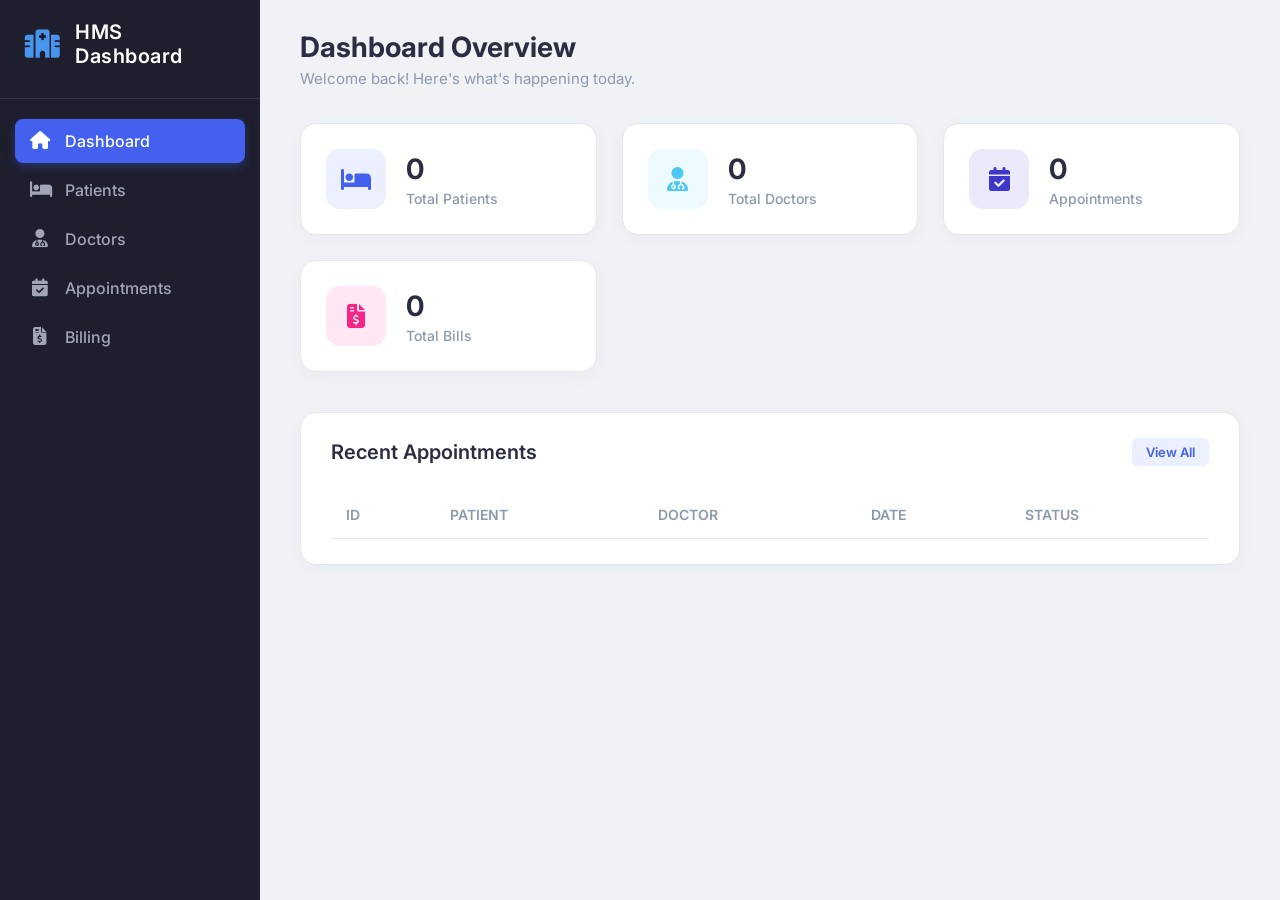
<file: hospital-management-system/frontend/index.html>
<!DOCTYPE html>
<html lang="en">
<head>
    <meta charset="UTF-8">
    <meta name="viewport" content="width=device-width, initial-scale=1.0">
    <title>Hospital Management System</title>
    <link href="https://fonts.googleapis.com/css2?family=Inter:wght@300;400;500;600;700&display=swap" rel="stylesheet">
    <link rel="stylesheet" href="style.css">
    <link rel="stylesheet" href="https://cdnjs.cloudflare.com/ajax/libs/font-awesome/6.4.0/css/all.min.css">
</head>
<body>
    <div class="sidebar">
        <div class="logo">
            <i class="fa-solid fa-hospital"></i>
            <h2>HMS Dashboard</h2>
        </div>
        <ul class="nav">
            <li class="active"><a href="index.html"><i class="fa-solid fa-house"></i> Dashboard</a></li>
            <li><a href="patient.html"><i class="fa-solid fa-bed"></i> Patients</a></li>
            <li><a href="doctor.html"><i class="fa-solid fa-user-doctor"></i> Doctors</a></li>
            <li><a href="appointment.html"><i class="fa-solid fa-calendar-check"></i> Appointments</a></li>
            <li><a href="billing.html"><i class="fa-solid fa-file-invoice-dollar"></i> Billing</a></li>
        </ul>
    </div>
    
    <div class="main-content">
        <header>
            <div class="header-title">
                <h1>Dashboard Overview</h1>
                <p>Welcome back! Here's what's happening today.</p>
            </div>
        </header>
        
        <div class="stats-cards">
            <div class="card">
                <div class="card-icon blue"><i class="fa-solid fa-bed"></i></div>
                <div class="card-info">
                    <h3 id="patient-count">0</h3>
                    <p>Total Patients</p>
                </div>
            </div>
            <div class="card">
                <div class="card-icon green"><i class="fa-solid fa-user-doctor"></i></div>
                <div class="card-info">
                    <h3 id="doctor-count">0</h3>
                    <p>Total Doctors</p>
                </div>
            </div>
            <div class="card">
                <div class="card-icon purple"><i class="fa-solid fa-calendar-check"></i></div>
                <div class="card-info">
                    <h3 id="appointment-count">0</h3>
                    <p>Appointments</p>
                </div>
            </div>
            <div class="card">
                <div class="card-icon red"><i class="fa-solid fa-file-invoice-dollar"></i></div>
                <div class="card-info">
                    <h3 id="billing-count">0</h3>
                    <p>Total Bills</p>
                </div>
            </div>
        </div>

        <div class="recent-sections">
            <div class="section-box">
                <div class="section-header">
                    <h2>Recent Appointments</h2>
                    <a href="appointment.html" class="btn-sm">View All</a>
                </div>
                <table id="recent-appointments-table">
                    <thead>
                        <tr>
                            <th>ID</th>
                            <th>Patient</th>
                            <th>Doctor</th>
                            <th>Date</th>
                            <th>Status</th>
                        </tr>
                    </thead>
                    <tbody>
                        <!-- Data will come here -->
                    </tbody>
                </table>
            </div>
        </div>
    </div>
    <script src="script.js"></script>
    <script>
        document.addEventListener('DOMContentLoaded', fetchDashboardStats);
    </script>
</body>
</html>
</file>
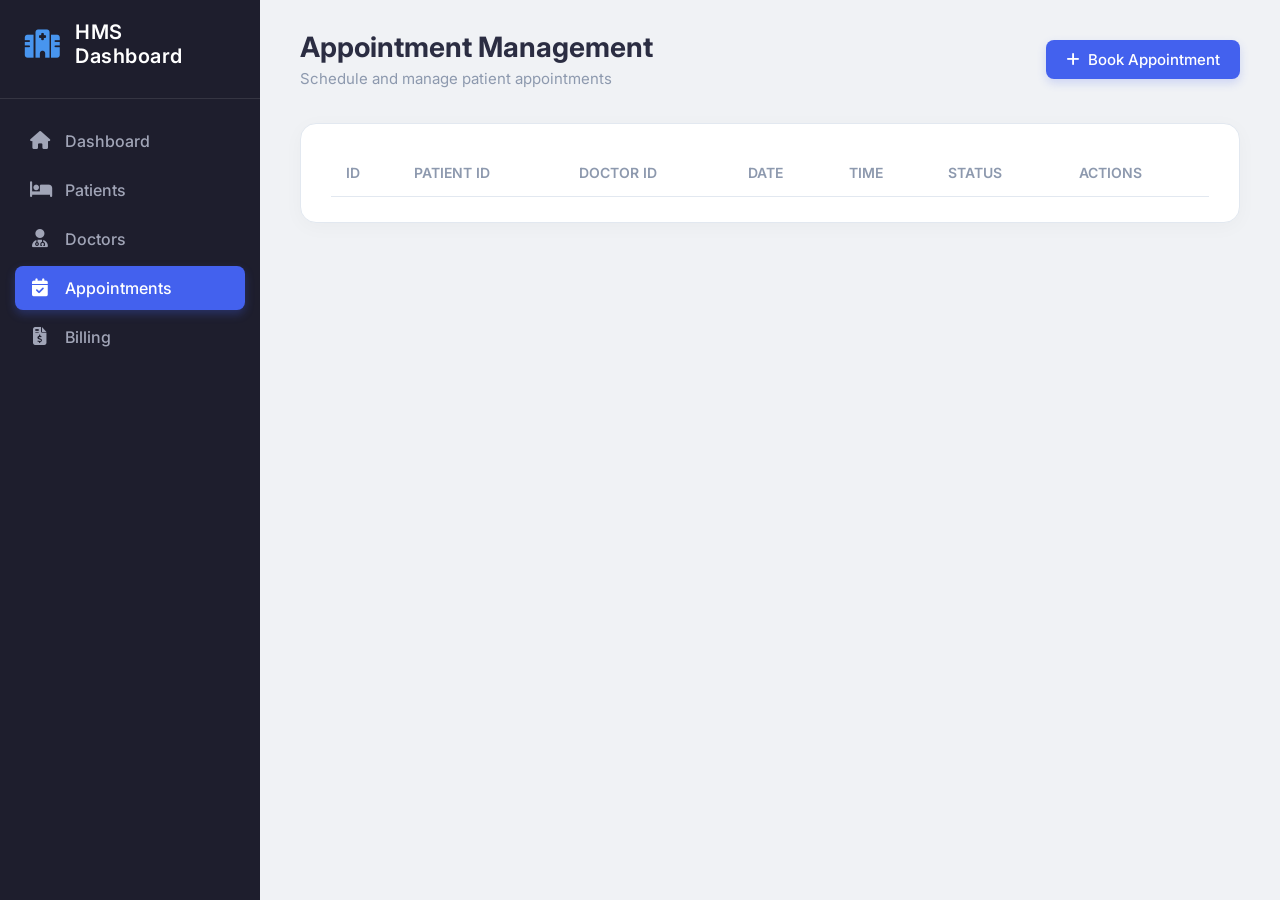
<file: hospital-management-system/frontend/appointment.html>
<!DOCTYPE html>
<html lang="en">
<head>
    <meta charset="UTF-8">
    <meta name="viewport" content="width=device-width, initial-scale=1.0">
    <title>Appointments - Hospital Management System</title>
    <link href="https://fonts.googleapis.com/css2?family=Inter:wght@300;400;500;600;700&display=swap" rel="stylesheet">
    <link rel="stylesheet" href="style.css">
    <link rel="stylesheet" href="https://cdnjs.cloudflare.com/ajax/libs/font-awesome/6.4.0/css/all.min.css">
</head>
<body>
    <div class="sidebar">
        <div class="logo">
            <i class="fa-solid fa-hospital"></i>
            <h2>HMS Dashboard</h2>
        </div>
        <ul class="nav">
            <li><a href="index.html"><i class="fa-solid fa-house"></i> <span>Dashboard</span></a></li>
            <li><a href="patient.html"><i class="fa-solid fa-bed"></i> <span>Patients</span></a></li>
            <li><a href="doctor.html"><i class="fa-solid fa-user-doctor"></i> <span>Doctors</span></a></li>
            <li class="active"><a href="appointment.html"><i class="fa-solid fa-calendar-check"></i> <span>Appointments</span></a></li>
            <li><a href="billing.html"><i class="fa-solid fa-file-invoice-dollar"></i> <span>Billing</span></a></li>
        </ul>
    </div>
    
    <div class="main-content">
        <header>
            <div class="header-title">
                <h1>Appointment Management</h1>
                <p>Schedule and manage patient appointments</p>
            </div>
            <button class="btn" onclick="openModal('appointmentModal'); fetchDropdownData();">
                <i class="fa-solid fa-plus"></i> Book Appointment
            </button>
        </header>

        <div class="section-box">
            <table id="appointments-table">
                <thead>
                    <tr>
                        <th>ID</th>
                        <th>Patient ID</th>
                        <th>Doctor ID</th>
                        <th>Date</th>
                        <th>Time</th>
                        <th>Status</th>
                        <th>Actions</th>
                    </tr>
                </thead>
                <tbody>
                </tbody>
            </table>
        </div>
    </div>

    <div class="modal" id="appointmentModal">
        <div class="modal-content">
            <div class="modal-header">
                <h2 id="appointmentModalTitle">Book Appointment</h2>
                <button class="close-modal" onclick="closeModal('appointmentModal')">&times;</button>
            </div>
            <form id="appointmentForm" onsubmit="event.preventDefault(); saveAppointment();">
                <input type="hidden" id="appointmentId">
                <div class="form-group">
                    <label>Patient</label>
                    <select id="appointmentPatient" class="form-control" required>
                    </select>
                </div>
                <div class="form-group">
                    <label>Doctor</label>
                    <select id="appointmentDoctor" class="form-control" required>
                    </select>
                </div>
                <div style="display:flex; gap:15px;">
                    <div class="form-group" style="flex:1;">
                        <label>Date</label>
                        <input type="date" id="appointmentDate" class="form-control" required>
                    </div>
                    <div class="form-group" style="flex:1;">
                        <label>Time</label>
                        <input type="time" id="appointmentTime" class="form-control" required>
                    </div>
                </div>
                <div class="form-group">
                    <label>Status</label>
                    <select id="appointmentStatus" class="form-control">
                        <option value="Scheduled">Scheduled</option>
                        <option value="Completed">Completed</option>
                        <option value="Cancelled">Cancelled</option>
                    </select>
                </div>
                <div class="form-actions">
                    <button type="button" class="btn btn-sm" style="background:#f1f5f9; color:#64748b;" onclick="closeModal('appointmentModal')">Cancel</button>
                    <button type="submit" class="btn">Save Appointment</button>
                </div>
            </form>
        </div>
    </div>

    <script src="script.js"></script>
    <script>
        document.addEventListener('DOMContentLoaded', fetchAppointments);
    </script>
</body>
</html>
</file>
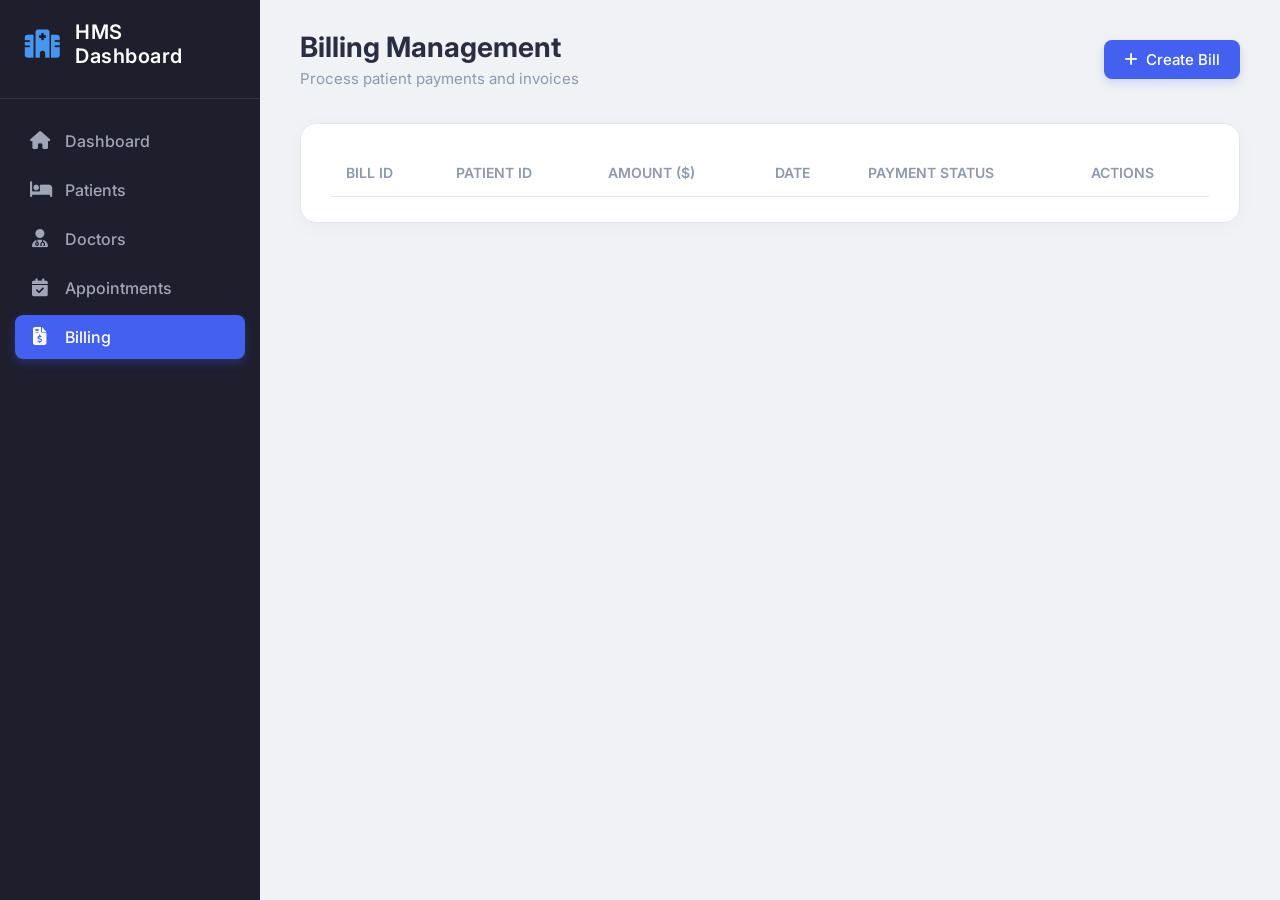
<file: hospital-management-system/frontend/billing.html>
<!DOCTYPE html>
<html lang="en">
<head>
    <meta charset="UTF-8">
    <meta name="viewport" content="width=device-width, initial-scale=1.0">
    <title>Billing - Hospital Management System</title>
    <link href="https://fonts.googleapis.com/css2?family=Inter:wght@300;400;500;600;700&display=swap" rel="stylesheet">
    <link rel="stylesheet" href="style.css">
    <link rel="stylesheet" href="https://cdnjs.cloudflare.com/ajax/libs/font-awesome/6.4.0/css/all.min.css">
</head>
<body>
    <div class="sidebar">
        <div class="logo">
            <i class="fa-solid fa-hospital"></i>
            <h2>HMS Dashboard</h2>
        </div>
        <ul class="nav">
            <li><a href="index.html"><i class="fa-solid fa-house"></i> <span>Dashboard</span></a></li>
            <li><a href="patient.html"><i class="fa-solid fa-bed"></i> <span>Patients</span></a></li>
            <li><a href="doctor.html"><i class="fa-solid fa-user-doctor"></i> <span>Doctors</span></a></li>
            <li><a href="appointment.html"><i class="fa-solid fa-calendar-check"></i> <span>Appointments</span></a></li>
            <li class="active"><a href="billing.html"><i class="fa-solid fa-file-invoice-dollar"></i> <span>Billing</span></a></li>
        </ul>
    </div>
    
    <div class="main-content">
        <header>
            <div class="header-title">
                <h1>Billing Management</h1>
                <p>Process patient payments and invoices</p>
            </div>
            <button class="btn" onclick="openModal('billingModal'); fetchBillingDropdownData();">
                <i class="fa-solid fa-plus"></i> Create Bill
            </button>
        </header>

        <div class="section-box">
            <table id="billings-table">
                <thead>
                    <tr>
                        <th>Bill ID</th>
                        <th>Patient ID</th>
                        <th>Amount ($)</th>
                        <th>Date</th>
                        <th>Payment Status</th>
                        <th>Actions</th>
                    </tr>
                </thead>
                <tbody>
                </tbody>
            </table>
        </div>
    </div>

    <div class="modal" id="billingModal">
        <div class="modal-content">
            <div class="modal-header">
                <h2 id="billingModalTitle">Create New Bill</h2>
                <button class="close-modal" onclick="closeModal('billingModal')">&times;</button>
            </div>
            <form id="billingForm" onsubmit="event.preventDefault(); saveBilling();">
                <input type="hidden" id="billId">
                <div class="form-group">
                    <label>Patient</label>
                    <select id="billingPatient" class="form-control" required>
                    </select>
                </div>
                <div class="form-group">
                    <label>Amount ($)</label>
                    <input type="number" step="0.01" id="billingAmount" class="form-control" required>
                </div>
                <div class="form-group">
                    <label>Payment Method/Status</label>
                    <select id="billingStatus" class="form-control" required>
                        <option value="Pending">Pending</option>
                        <option value="Paid">Paid</option>
                        <option value="Cancelled">Cancelled</option>
                    </select>
                </div>
                <div class="form-group">
                    <label>Date</label>
                    <input type="date" id="billingDate" class="form-control" required>
                </div>
                <div class="form-actions">
                    <button type="button" class="btn btn-sm" style="background:#f1f5f9; color:#64748b;" onclick="closeModal('billingModal')">Cancel</button>
                    <button type="submit" class="btn">Save Bill</button>
                </div>
            </form>
        </div>
    </div>

    <script src="script.js"></script>
    <script>
        document.addEventListener('DOMContentLoaded', fetchBillings);
    </script>
</body>
</html>
</file>
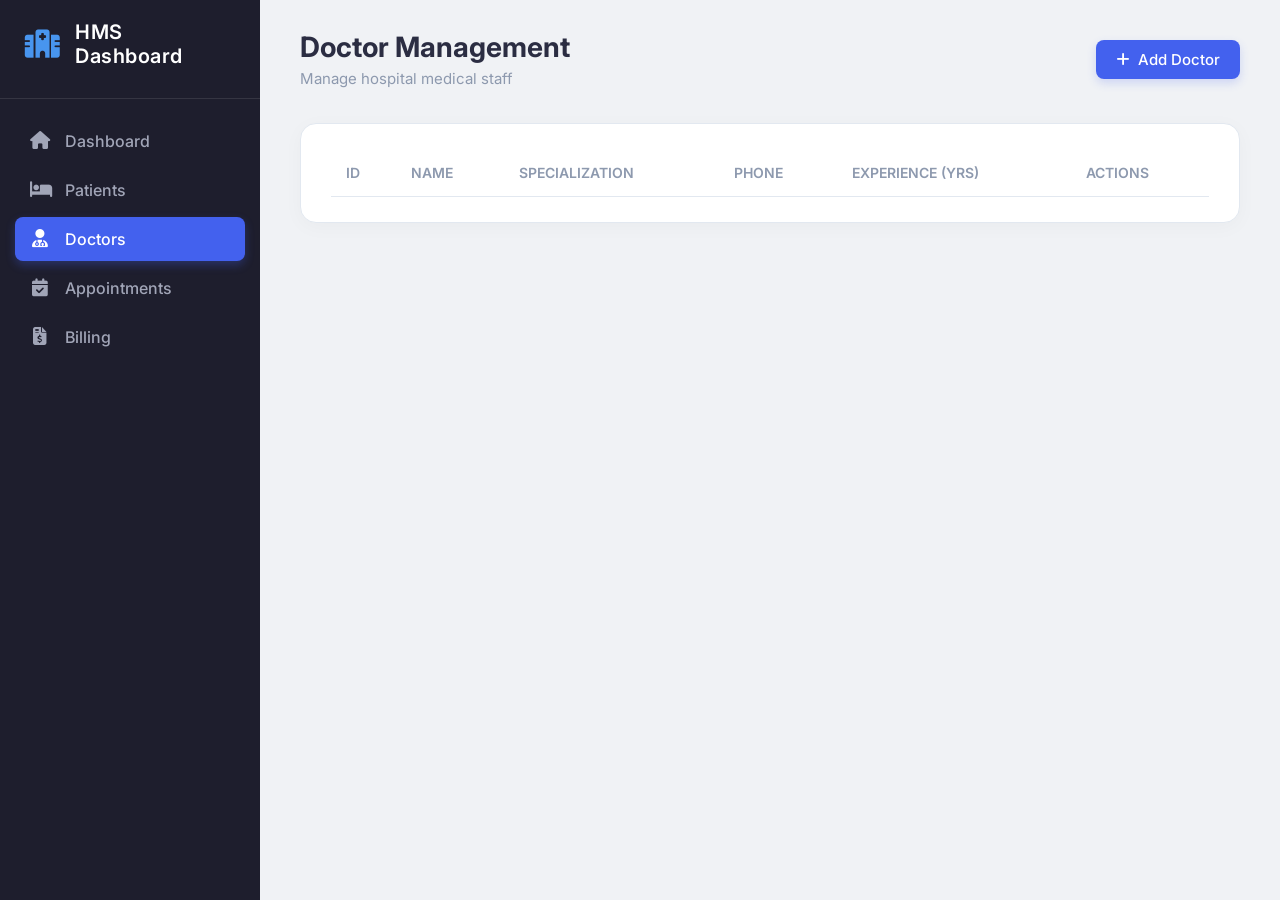
<file: hospital-management-system/frontend/doctor.html>
<!DOCTYPE html>
<html lang="en">
<head>
    <meta charset="UTF-8">
    <meta name="viewport" content="width=device-width, initial-scale=1.0">
    <title>Doctors - Hospital Management System</title>
    <link href="https://fonts.googleapis.com/css2?family=Inter:wght@300;400;500;600;700&display=swap" rel="stylesheet">
    <link rel="stylesheet" href="style.css">
    <link rel="stylesheet" href="https://cdnjs.cloudflare.com/ajax/libs/font-awesome/6.4.0/css/all.min.css">
</head>
<body>
    <div class="sidebar">
        <div class="logo">
            <i class="fa-solid fa-hospital"></i>
            <h2>HMS Dashboard</h2>
        </div>
        <ul class="nav">
            <li><a href="index.html"><i class="fa-solid fa-house"></i> <span>Dashboard</span></a></li>
            <li><a href="patient.html"><i class="fa-solid fa-bed"></i> <span>Patients</span></a></li>
            <li class="active"><a href="doctor.html"><i class="fa-solid fa-user-doctor"></i> <span>Doctors</span></a></li>
            <li><a href="appointment.html"><i class="fa-solid fa-calendar-check"></i> <span>Appointments</span></a></li>
            <li><a href="billing.html"><i class="fa-solid fa-file-invoice-dollar"></i> <span>Billing</span></a></li>
        </ul>
    </div>
    
    <div class="main-content">
        <header>
            <div class="header-title">
                <h1>Doctor Management</h1>
                <p>Manage hospital medical staff</p>
            </div>
            <button class="btn" onclick="openModal('doctorModal')">
                <i class="fa-solid fa-plus"></i> Add Doctor
            </button>
        </header>

        <div class="section-box">
            <table id="doctors-table">
                <thead>
                    <tr>
                        <th>ID</th>
                        <th>Name</th>
                        <th>Specialization</th>
                        <th>Phone</th>
                        <th>Experience (Yrs)</th>
                        <th>Actions</th>
                    </tr>
                </thead>
                <tbody>
                </tbody>
            </table>
        </div>
    </div>

    <div class="modal" id="doctorModal">
        <div class="modal-content">
            <div class="modal-header">
                <h2 id="doctorModalTitle">Add New Doctor</h2>
                <button class="close-modal" onclick="closeModal('doctorModal')">&times;</button>
            </div>
            <form id="doctorForm" onsubmit="event.preventDefault(); saveDoctor();">
                <input type="hidden" id="doctorId">
                <div class="form-group">
                    <label>Full Name</label>
                    <input type="text" id="doctorName" class="form-control" required>
                </div>
                <div class="form-group">
                    <label>Specialization</label>
                    <input type="text" id="doctorSpecialization" class="form-control" required>
                </div>
                <div style="display:flex; gap:15px;">
                    <div class="form-group" style="flex:1;">
                        <label>Phone Number</label>
                        <input type="text" id="doctorPhone" class="form-control" required>
                    </div>
                    <div class="form-group" style="flex:1;">
                        <label>Experience (Years)</label>
                        <input type="number" id="doctorExperience" class="form-control" required>
                    </div>
                </div>
                <div class="form-actions">
                    <button type="button" class="btn btn-sm" style="background:#f1f5f9; color:#64748b;" onclick="closeModal('doctorModal')">Cancel</button>
                    <button type="submit" class="btn">Save Doctor</button>
                </div>
            </form>
        </div>
    </div>

    <script src="script.js"></script>
    <script>
        document.addEventListener('DOMContentLoaded', fetchDoctors);
    </script>
</body>
</html>
</file>
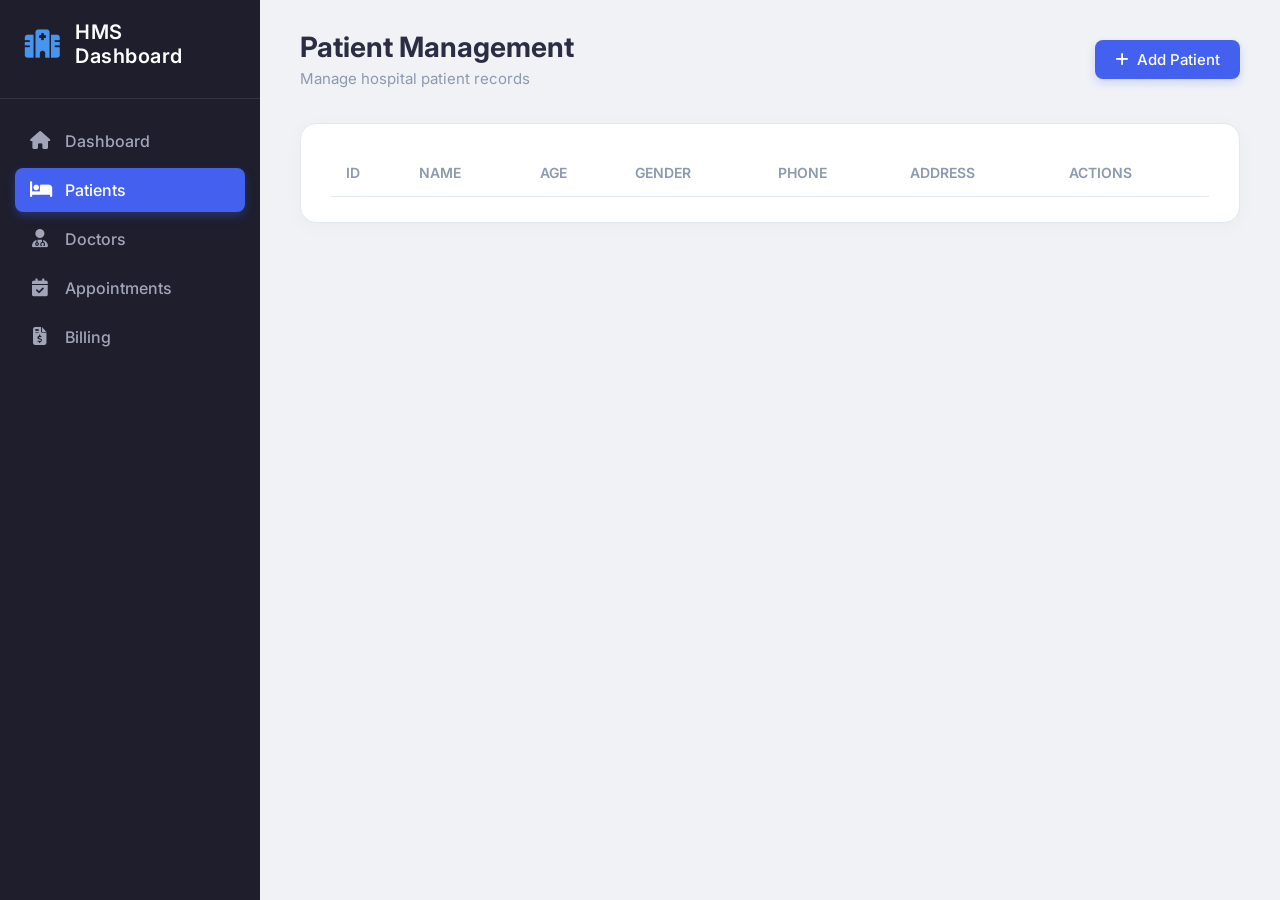
<file: hospital-management-system/frontend/patient.html>
<!DOCTYPE html>
<html lang="en">
<head>
    <meta charset="UTF-8">
    <meta name="viewport" content="width=device-width, initial-scale=1.0">
    <title>Patients - Hospital Management System</title>
    <link href="https://fonts.googleapis.com/css2?family=Inter:wght@300;400;500;600;700&display=swap" rel="stylesheet">
    <link rel="stylesheet" href="style.css">
    <link rel="stylesheet" href="https://cdnjs.cloudflare.com/ajax/libs/font-awesome/6.4.0/css/all.min.css">
</head>
<body>
    <div class="sidebar">
        <div class="logo">
            <i class="fa-solid fa-hospital"></i>
            <h2>HMS Dashboard</h2>
        </div>
        <ul class="nav">
            <li><a href="index.html"><i class="fa-solid fa-house"></i> <span>Dashboard</span></a></li>
            <li class="active"><a href="patient.html"><i class="fa-solid fa-bed"></i> <span>Patients</span></a></li>
            <li><a href="doctor.html"><i class="fa-solid fa-user-doctor"></i> <span>Doctors</span></a></li>
            <li><a href="appointment.html"><i class="fa-solid fa-calendar-check"></i> <span>Appointments</span></a></li>
            <li><a href="billing.html"><i class="fa-solid fa-file-invoice-dollar"></i> <span>Billing</span></a></li>
        </ul>
    </div>
    
    <div class="main-content">
        <header>
            <div class="header-title">
                <h1>Patient Management</h1>
                <p>Manage hospital patient records</p>
            </div>
            <button class="btn" onclick="openModal('patientModal')">
                <i class="fa-solid fa-plus"></i> Add Patient
            </button>
        </header>

        <div class="section-box">
            <table id="patients-table">
                <thead>
                    <tr>
                        <th>ID</th>
                        <th>Name</th>
                        <th>Age</th>
                        <th>Gender</th>
                        <th>Phone</th>
                        <th>Address</th>
                        <th>Actions</th>
                    </tr>
                </thead>
                <tbody>
                    <!-- JS populates this -->
                </tbody>
            </table>
        </div>
    </div>

    <!-- Patient Modal -->
    <div class="modal" id="patientModal">
        <div class="modal-content">
            <div class="modal-header">
                <h2 id="patientModalTitle">Add New Patient</h2>
                <button class="close-modal" onclick="closeModal('patientModal')">&times;</button>
            </div>
            <form id="patientForm" onsubmit="event.preventDefault(); savePatient();">
                <input type="hidden" id="patientId">
                <div class="form-group">
                    <label>Full Name</label>
                    <input type="text" id="patientName" class="form-control" required>
                </div>
                <div style="display:flex; gap:15px;">
                    <div class="form-group" style="flex:1;">
                        <label>Age</label>
                        <input type="number" id="patientAge" class="form-control" required>
                    </div>
                    <div class="form-group" style="flex:1;">
                        <label>Gender</label>
                        <select id="patientGender" class="form-control" required>
                            <option value="Male">Male</option>
                            <option value="Female">Female</option>
                            <option value="Other">Other</option>
                        </select>
                    </div>
                </div>
                <div class="form-group">
                    <label>Phone Number</label>
                    <input type="text" id="patientPhone" class="form-control" required>
                </div>
                <div class="form-group">
                    <label>Address</label>
                    <input type="text" id="patientAddress" class="form-control" required>
                </div>
                <div class="form-actions">
                    <button type="button" class="btn btn-sm" style="background:#f1f5f9; color:#64748b;" onclick="closeModal('patientModal')">Cancel</button>
                    <button type="submit" class="btn">Save Patient</button>
                </div>
            </form>
        </div>
    </div>

    <script src="script.js"></script>
    <script>
        document.addEventListener('DOMContentLoaded', fetchPatients);
    </script>
</body>
</html>
</file>
<file: hospital-management-system/frontend/style.css>
:root {
    --primary: #4361ee;
    --primary-light: #4895ef;
    --secondary: #3f37c9;
    --success: #4cc9f0;
    --danger: #f72585;
    --warning: #f8961e;
    --dark: #2b2d42;
    --light: #f8f9fa;
    --gray: #8d99ae;
    --bg-color: #f0f2f5;
    --card-bg: #ffffff;
    --text: #2b2d42;
    --border: #e2e8f0;
    --sidebar-bg: #1e1e2d;
    --sidebar-hover: #2a2a3c;
    --sidebar-text: #a1a5b7;
    --sidebar-active: #ffffff;
}

* { margin: 0; padding: 0; box-sizing: border-box; font-family: 'Inter', sans-serif; }
body { background: var(--bg-color); color: var(--text); display: flex; min-height: 100vh; overflow-x: hidden; }

/* Sidebar */
.sidebar { width: 260px; background: var(--sidebar-bg); color: var(--sidebar-text); padding: 20px 0; display: flex; flex-direction: column; position: fixed; height: 100vh; z-index: 100; transition: 0.3s; }
.logo { padding: 0 25px 30px; display: flex; align-items: center; gap: 15px; color: #fff; border-bottom: 1px solid rgba(255,255,255,0.1); margin-bottom: 20px; }
.logo i { font-size: 28px; color: var(--primary-light); }
.logo h2 { font-weight: 600; font-size: 20px; letter-spacing: 0.5px; }

.nav { list-style: none; flex: 1; display: flex; flex-direction: column; gap: 5px; padding: 0 15px; }
.nav li a { display: flex; align-items: center; gap: 15px; padding: 12px 15px; color: var(--sidebar-text); text-decoration: none; border-radius: 8px; font-weight: 500; transition: all 0.3s ease; }
.nav li a i { font-size: 18px; width: 20px; text-align: center; }
.nav li a:hover { background: var(--sidebar-hover); color: var(--sidebar-active); }
.nav li.active a { background: var(--primary); color: #fff; box-shadow: 0 4px 10px rgba(67, 97, 238, 0.3); }

/* Main Content */
.main-content { flex: 1; margin-left: 260px; padding: 30px 40px; transition: 0.3s; }

/* Header */
header { display: flex; justify-content: space-between; align-items: center; margin-bottom: 35px; }
.header-title h1 { font-size: 28px; font-weight: 700; color: var(--dark); margin-bottom: 5px; }
.header-title p { color: var(--gray); font-size: 15px; }

/* Stats Cards */
.stats-cards { display: grid; grid-template-columns: repeat(auto-fit, minmax(240px, 1fr)); gap: 25px; margin-bottom: 40px; }
.card { background: var(--card-bg); padding: 25px; border-radius: 16px; box-shadow: 0 4px 20px rgba(0,0,0,0.03); display: flex; align-items: center; gap: 20px; transition: transform 0.3s ease, box-shadow 0.3s ease; border: 1px solid var(--border); }
.card:hover { transform: translateY(-5px); box-shadow: 0 10px 25px rgba(0,0,0,0.06); }
.card-icon { width: 60px; height: 60px; border-radius: 14px; display: flex; align-items: center; justify-content: center; font-size: 24px; }
.card-icon.blue { background: rgba(67, 97, 238, 0.1); color: var(--primary); }
.card-icon.green { background: rgba(76, 201, 240, 0.1); color: var(--success); }
.card-icon.purple { background: rgba(63, 55, 201, 0.1); color: var(--secondary); }
.card-icon.red { background: rgba(247, 37, 133, 0.1); color: var(--danger); }
.card-info h3 { font-size: 28px; font-weight: 700; color: var(--dark); margin-bottom: 4px; }
.card-info p { color: var(--gray); font-size: 14px; font-weight: 500; }

/* Sections */
.section-box { background: var(--card-bg); padding: 25px 30px; border-radius: 16px; box-shadow: 0 4px 20px rgba(0,0,0,0.03); border: 1px solid var(--border); margin-bottom: 30px; }
.section-header { display: flex; justify-content: space-between; align-items: center; margin-bottom: 25px; }
.section-header h2 { font-size: 20px; font-weight: 600; color: var(--dark); }

/* Tables */
table { width: 100%; border-collapse: collapse; }
th { text-align: left; padding: 15px; color: var(--gray); font-weight: 600; font-size: 14px; text-transform: uppercase; border-bottom: 1px solid var(--border); }
td { padding: 15px; border-bottom: 1px solid var(--border); color: var(--text); font-size: 15px; vertical-align: middle; }
tbody tr { transition: background 0.2s ease; }
tbody tr:hover { background: rgba(67, 97, 238, 0.02); }

/* Buttons & Badges */
.btn { display: inline-flex; align-items: center; justify-content: center; gap: 8px; background: var(--primary); color: #fff; border: none; padding: 10px 20px; border-radius: 8px; font-size: 15px; font-weight: 500; cursor: pointer; transition: all 0.3s ease; box-shadow: 0 4px 10px rgba(67, 97, 238, 0.2); }
.btn:hover { background: var(--secondary); transform: translateY(-2px); box-shadow: 0 6px 15px rgba(67, 97, 238, 0.3); }
.btn-sm { display: inline-block; padding: 6px 14px; background: rgba(67, 97, 238, 0.1); color: var(--primary); border-radius: 6px; font-size: 13px; font-weight: 600; text-decoration: none; transition: all 0.2s; cursor:pointer;}
.btn-sm:hover { background: var(--primary); color: #fff; }

.btn-icon { width: 32px; height: 32px; border-radius: 6px; border: none; cursor: pointer; display: inline-flex; align-items: center; justify-content: center; margin-right: 5px; transition: 0.2s; }
.btn-edit { background: rgba(76, 201, 240, 0.1); color: #00b4d8; }
.btn-edit:hover { background: #00b4d8; color: #fff; }
.btn-delete { background: rgba(247, 37, 133, 0.1); color: var(--danger); }
.btn-delete:hover { background: var(--danger); color: #fff; }

.badge { padding: 5px 10px; border-radius: 20px; font-size: 12px; font-weight: 600; }
.badge-success { background: rgba(76, 201, 240, 0.1); color: #00b4d8; }
.badge-warning { background: rgba(248, 150, 30, 0.1); color: var(--warning); }
.badge-danger { background: rgba(247, 37, 133, 0.1); color: var(--danger); }

/* Forms & Modals */
.modal { display: none; position: fixed; top: 0; left: 0; width: 100%; height: 100%; background: rgba(0,0,0,0.5); backdrop-filter: blur(5px); z-index: 1000; align-items: center; justify-content: center; }
.modal.active { display: flex; }
.modal-content { background: var(--card-bg); width: 100%; max-width: 500px; border-radius: 16px; padding: 30px; box-shadow: 0 15px 35px rgba(0,0,0,0.1); animation: modalFadeIn 0.3s ease forwards; transform: translateY(20px); opacity: 0; max-height:90vh; overflow-y:auto;}
@keyframes modalFadeIn { to { transform: translateY(0); opacity: 1; } }
.modal-header { display: flex; justify-content: space-between; align-items: center; margin-bottom: 25px; }
.modal-header h2 { font-size: 22px; color: var(--dark); }
.close-modal { background: none; border: none; font-size: 24px; color: var(--gray); cursor: pointer; transition: 0.2s; }
.close-modal:hover { color: var(--danger); }

.form-group { margin-bottom: 20px; }
.form-group label { display: block; margin-bottom: 8px; font-weight: 500; color: var(--dark); font-size: 14px; }
.form-control { width: 100%; padding: 12px 15px; border: 1px solid var(--border); border-radius: 8px; font-size: 15px; transition: 0.3s; background: #f8f9fa; }
.form-control:focus { outline: none; border-color: var(--primary); background: #fff; box-shadow: 0 0 0 4px rgba(67, 97, 238, 0.1); }
.form-actions { display: flex; justify-content: flex-end; gap: 15px; margin-top: 30px; }

/* Responsive */
@media (max-width: 1024px) {
    .sidebar { width: 80px; }
    .logo h2, .nav li a span { display: none; }
    .logo { padding: 0 0 30px; justify-content: center; }
    .main-content { margin-left: 80px; }
    .nav li a i { margin: 0 auto; }
}
@media (max-width: 768px) {
    .sidebar { transform: translateX(-100%); width: 260px; }
    .main-content { margin-left: 0; padding: 20px; }
    header { flex-direction: column; align-items: flex-start; gap: 15px; }
}
</file>
